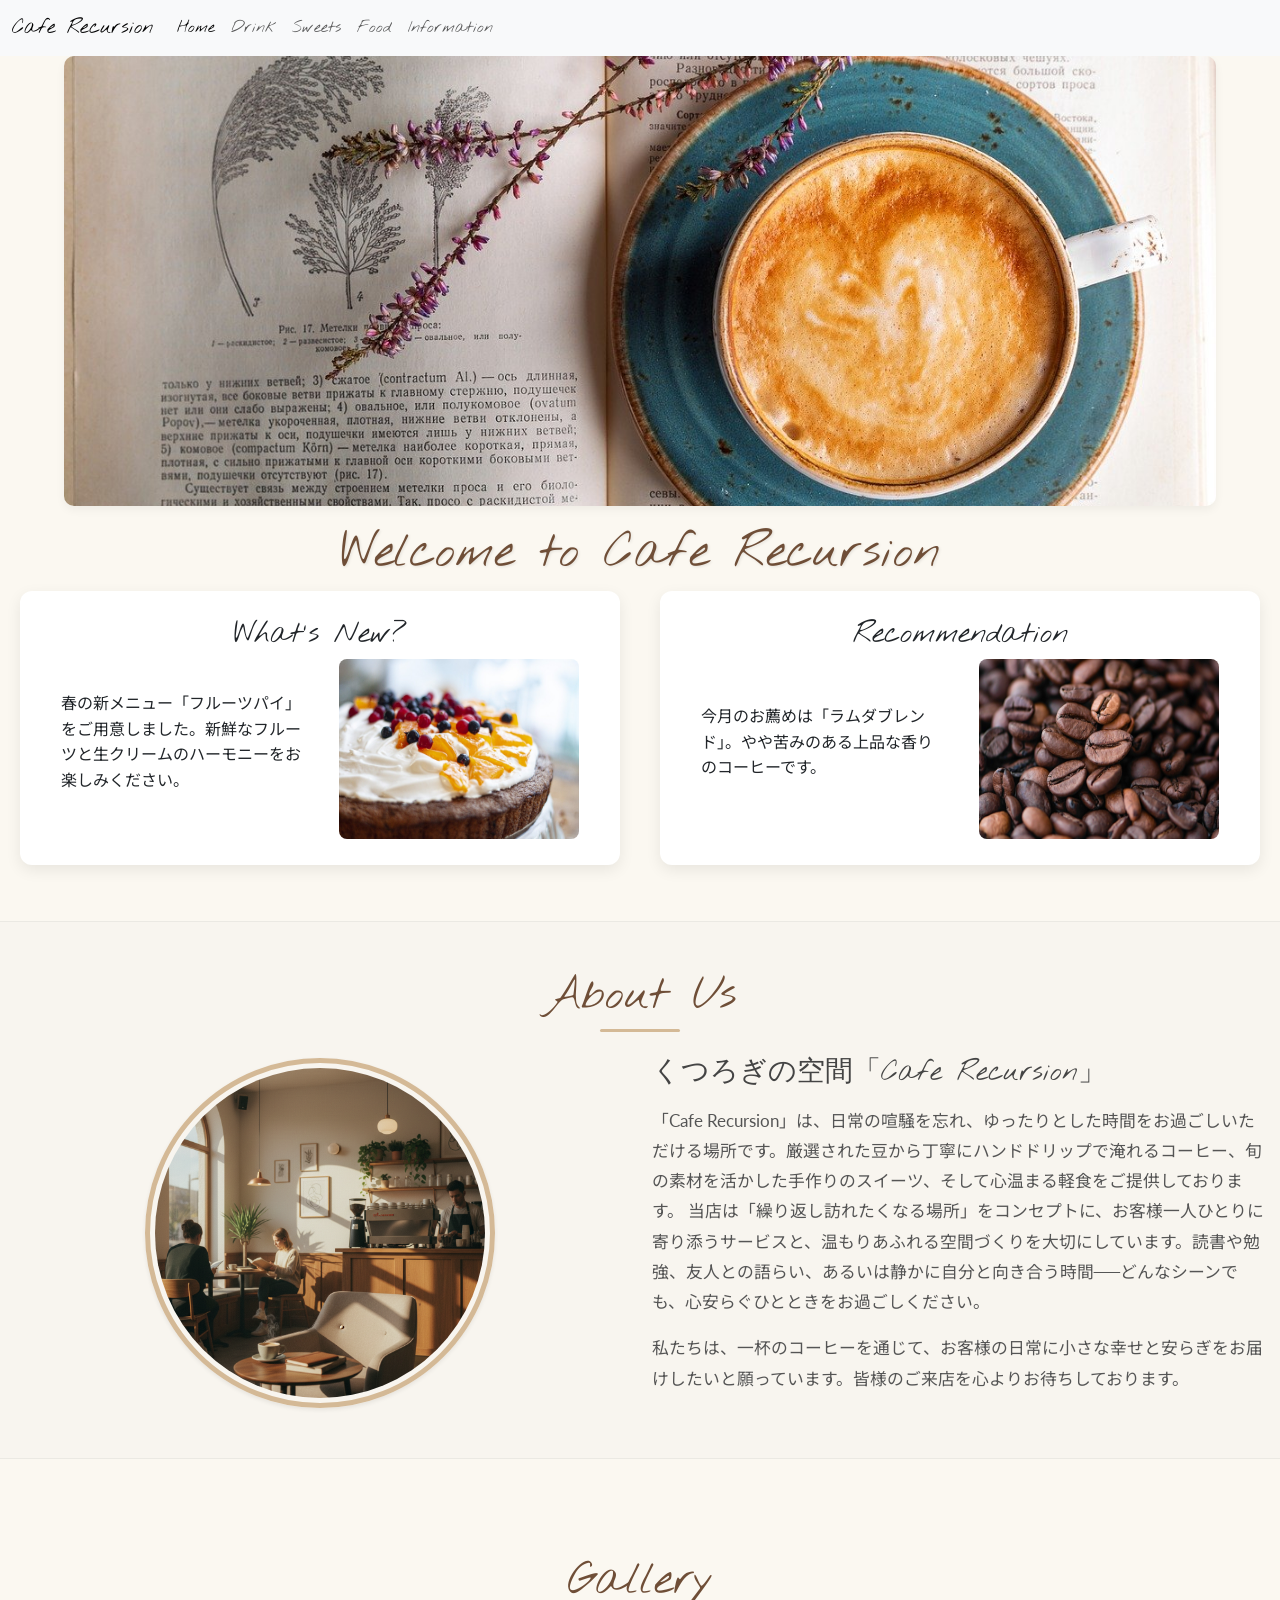
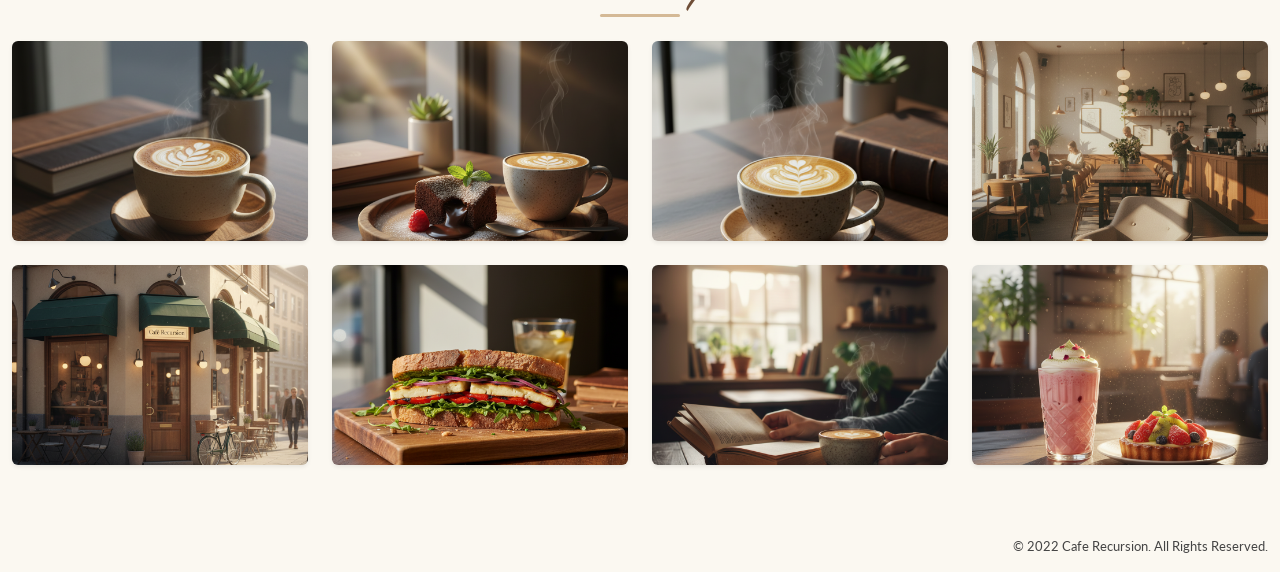
<file: index.html>
<html lang="ja">
  <head>
    <meta charset="UTF-8">
    <meta http-equiv="X-UA-Compatible" content="IE=edge">
    <meta name="viewport" content="width=device-width, initial-scale=1.0">
    <meta name="description" content="Cafe Recursionのホームページです。">
    <link rel="stylesheet" href="styles/destyle.css">
    <link href="https://cdn.jsdelivr.net/npm/bootstrap@5.0.2/dist/css/bootstrap.min.css" rel="stylesheet" integrity="sha384-EVSTQN3/azprG1Anm3QDgpJLIm9Nao0Yz1ztcQTwFspd3yD65VohhpuuCOmLASjC" crossorigin="anonymous">
    
    <link rel="preconnect" href="https://fonts.googleapis.com">
    <link rel="preconnect" href="https://fonts.gstatic.com" crossorigin="">
    <link href="https://fonts.googleapis.com/css2?family=Nothing+You+Could+Do&display=swap" rel="stylesheet">
    
    <link href="https://fonts.googleapis.com/css2?family=Lato:wght@300;400;700&display=swap" rel="stylesheet">
    
    <link href="https://fonts.googleapis.com/css2?family=Noto+Sans+JP:wght@300;400;500&display=swap" rel="stylesheet">
    
    <link rel="stylesheet" href="styles/style.css">
    
    <title>Cafe Recursion</title>
  </head>
  <body>
    <div id="top-page" class="vh-100 d-flex justify-content-start align-items-center flex-column">
      
      <nav class="navbar navbar-expand-lg navbar-light bg-light col-12">
            <div class="container-fluid">
                <a class="navbar-brand nothing-you-could-do" href="index.html">Cafe Recursion</a>
                <button class="navbar-toggler" type="button" data-bs-toggle="collapse" data-bs-target="#navbarSupportedContent" aria-controls="navbarSupportedContent" aria-expanded="false" aria-label="Toggle navigation">
                    <span class="navbar-toggler-icon"></span>
                </button>
                <div class="collapse navbar-collapse nothing-you-could-do" id="navbarSupportedContent">
                    <ul class="navbar-nav me-auto mb-2 mb-lg-0">
                    <li class="nav-item">
                        <a class="nav-link active" aria-current="page" href="index.html">Home</a>
                    </li>
                    <li class="nav-item">
                        <a class="nav-link" href="drink.html">Drink</a>
                    </li>
                    <li class="nav-item">
                        <a class="nav-link" href="sweets.html">Sweets</a>
                    </li>
                    <li class="nav-item">
                        <a class="nav-link" href="food.html">Food</a>
                    </li>
                    <li class="nav-item">
                        <a class="nav-link" href="information.html">Information</a>
                    </li>
                    </ul>
                </div>
            </div>
        </nav>
      
      <section>
        <div class="slider">
          <div class="slider__content">
            <img src="images/index_images/coffee-2151200_1280.jpg" alt="slider_image1" class="slider__img">
          </div>
          <div class="slider__content">
            <img src="images/index_images/pancakes-5989136_1280.jpg" alt="slider_image2" class="slider__img">
          </div>
          <div class="slider__content">
            <img src="images/index_images/cake-1284548_1280.jpg" alt="slider_image3" class="slider__img">
          </div>
          <div class="slider__content">
            <img src="images/index_images/apple-pie-5479993_1280.jpg" alt="slider_image4" class="slider__img">
          </div>
          <div class="slider__content">
            <img src="images/index_images/coffee-2151200_1280.jpg" alt="slider_image5" class="slider__img">
          </div>
        </div>
      </section>

      <section class="container-fluid">
        <div class="d-flex flex-wrap justify-content-center align-items-center">
          <h2 class="nothing-you-could-do welcom">Welcome to </h2>
          <h1 class="nothing-you-could-do cafe-recursion">Cafe Recursion</h1>
        </div>
        
        <div class="row">
          <div class="col-12 col-lg-6">
            <div class="card card-style">
              <div class="card-body">
                <h5 class="card-title nothing-you-could-do middle-font">
                  What's New?
                </h5>
                <div class="card-content-wrapper justify-content-around align-items-center">
                  <p class="card-content">
                    春の新メニュー「フルーツパイ」をご用意しました。新鮮なフルーツと生クリームのハーモニーをお楽しみください。
                  </p>
                  <img class="card-photo" src="images/index_images/cake-4910417_1280.jpg" alt="fruit_pie">
                </div>
              </div>
            </div>
          </div>
          
          <div class="col-12 col-lg-6">
            <div class="card card-style">
              <div class="card-body">
                <h5 class="card-title nothing-you-could-do middle-font">
                  Recommendation
                </h5>
                <div class="card-content-wrapper justify-content-around align-items-center">
                  <p class="card-content">
                    今月のお薦めは「ラムダブレンド」。やや苦みのある上品な香りのコーヒーです。
                  </p>
                  <img class="card-photo" src="images/index_images/coffee-6632524_1280.jpg" alt="lamb_blend">
                </div>
              </div>
            </div>
          </div>
        </div>
      </section>

      <section class="container-fluid about-us-section py-5">
        <h2 class="section-title text-center mb-4 nothing-you-could-do">About Us</h2>
        <div class="row align-items-center">
          <div class="col-12 col-md-6 text-center mb-4 mb-md-0">
            <img src="images/index_images/about-us-cafe.jpg" alt="Cafe Interior" class="img-fluid rounded-circle about-us-image shadow-sm">
          </div>
          <div class="col-12 col-md-6">
            <h3 class="nothing-you-could-do text-center text-md-start mb-3">くつろぎの空間「Cafe Recursion」</h3>
            <p class="text-justify">
              「Cafe Recursion」は、日常の喧騒を忘れ、ゆったりとした時間をお過ごしいただける場所です。厳選された豆から丁寧にハンドドリップで淹れるコーヒー、旬の素材を活かした手作りのスイーツ、そして心温まる軽食をご提供しております。
              当店は「繰り返し訪れたくなる場所」をコンセプトに、お客様一人ひとりに寄り添うサービスと、温もりあふれる空間づくりを大切にしています。読書や勉強、友人との語らい、あるいは静かに自分と向き合う時間──どんなシーンでも、心安らぐひとときをお過ごしください。
            </p>
            <p class="text-justify">
              私たちは、一杯のコーヒーを通じて、お客様の日常に小さな幸せと安らぎをお届けしたいと願っています。皆様のご来店を心よりお待ちしております。
            </p>
          </div>
        </div>
      </section>

      <section class="container-fluid gallery-section py-5">
        <h2 class="section-title text-center mb-4 nothing-you-could-do">Gallery</h2>
        <div class="row">
          <div class="col-6 col-md-4 col-lg-3 mb-4">
            <img src="images/index_images/gallery-coffee.jpg" alt="Gallery Coffee" class="img-fluid rounded shadow-sm gallery-item">
          </div>
          <div class="col-6 col-md-4 col-lg-3 mb-4">
            <img src="images/index_images/gallery-sweets.jpg" alt="Gallery Sweets" class="img-fluid rounded shadow-sm gallery-item">
          </div>
          <div class="col-6 col-md-4 col-lg-3 mb-4">
            <img src="images/index_images/gallery-latteart.jpg" alt="Gallery Latte Art" class="img-fluid rounded shadow-sm gallery-item">
          </div>
          <div class="col-6 col-md-4 col-lg-3 mb-4">
            <img src="images/index_images/gallery-interior.jpg" alt="Gallery Interior" class="img-fluid rounded shadow-sm gallery-item">
          </div>
          <div class="col-6 col-md-4 col-lg-3 mb-4">
            <img src="images/index_images/gallery-exterior.jpg" alt="Gallery Exterior" class="img-fluid rounded shadow-sm gallery-item">
          </div>
          <div class="col-6 col-md-4 col-lg-3 mb-4">
            <img src="images/index_images/gallery-sandwich.jpg" alt="Gallery Sandwich" class="img-fluid rounded shadow-sm gallery-item">
          </div>
          <div class="col-6 col-md-4 col-lg-3 mb-4">
            <img src="images/index_images/gallery-book.jpg" alt="Gallery Book" class="img-fluid rounded shadow-sm gallery-item">
          </div>
          <div class="col-6 col-md-4 col-lg-3 mb-4">
            <img src="images/index_images/gallery-seasonal.jpg" alt="Gallery Seasonal" class="img-fluid rounded shadow-sm gallery-item">
          </div>
        </div>
      </section>

      <footer class="container-fluid">
        <div class="d-flex justify-content-end align-items-center col-12">
          <p class="small-font">© 2022 Cafe Recursion. All Rights Reserved.</p>
        </div>
      </footer>
    </div>
    <script src="https://cdn.jsdelivr.net/npm/bootstrap@5.0.2/dist/js/bootstrap.bundle.min.js"></script>
  </body>
</html>
</file>
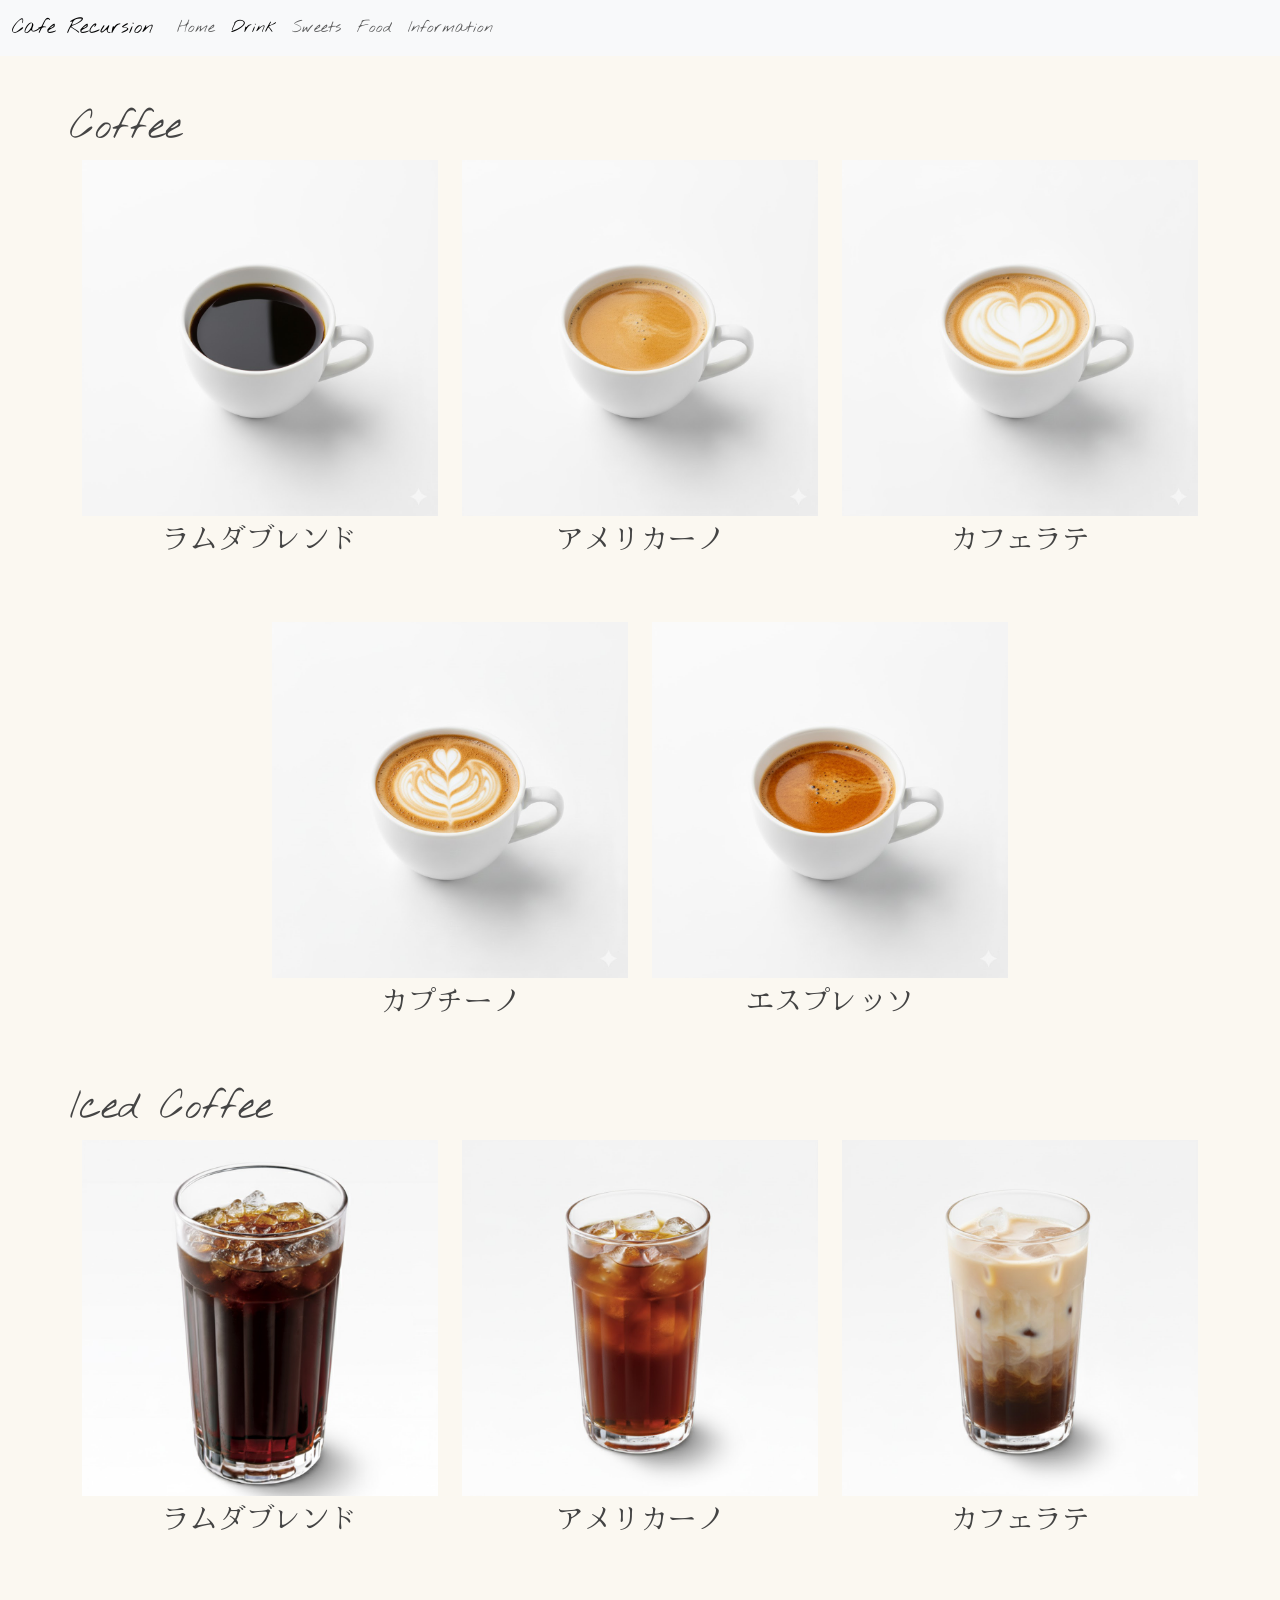
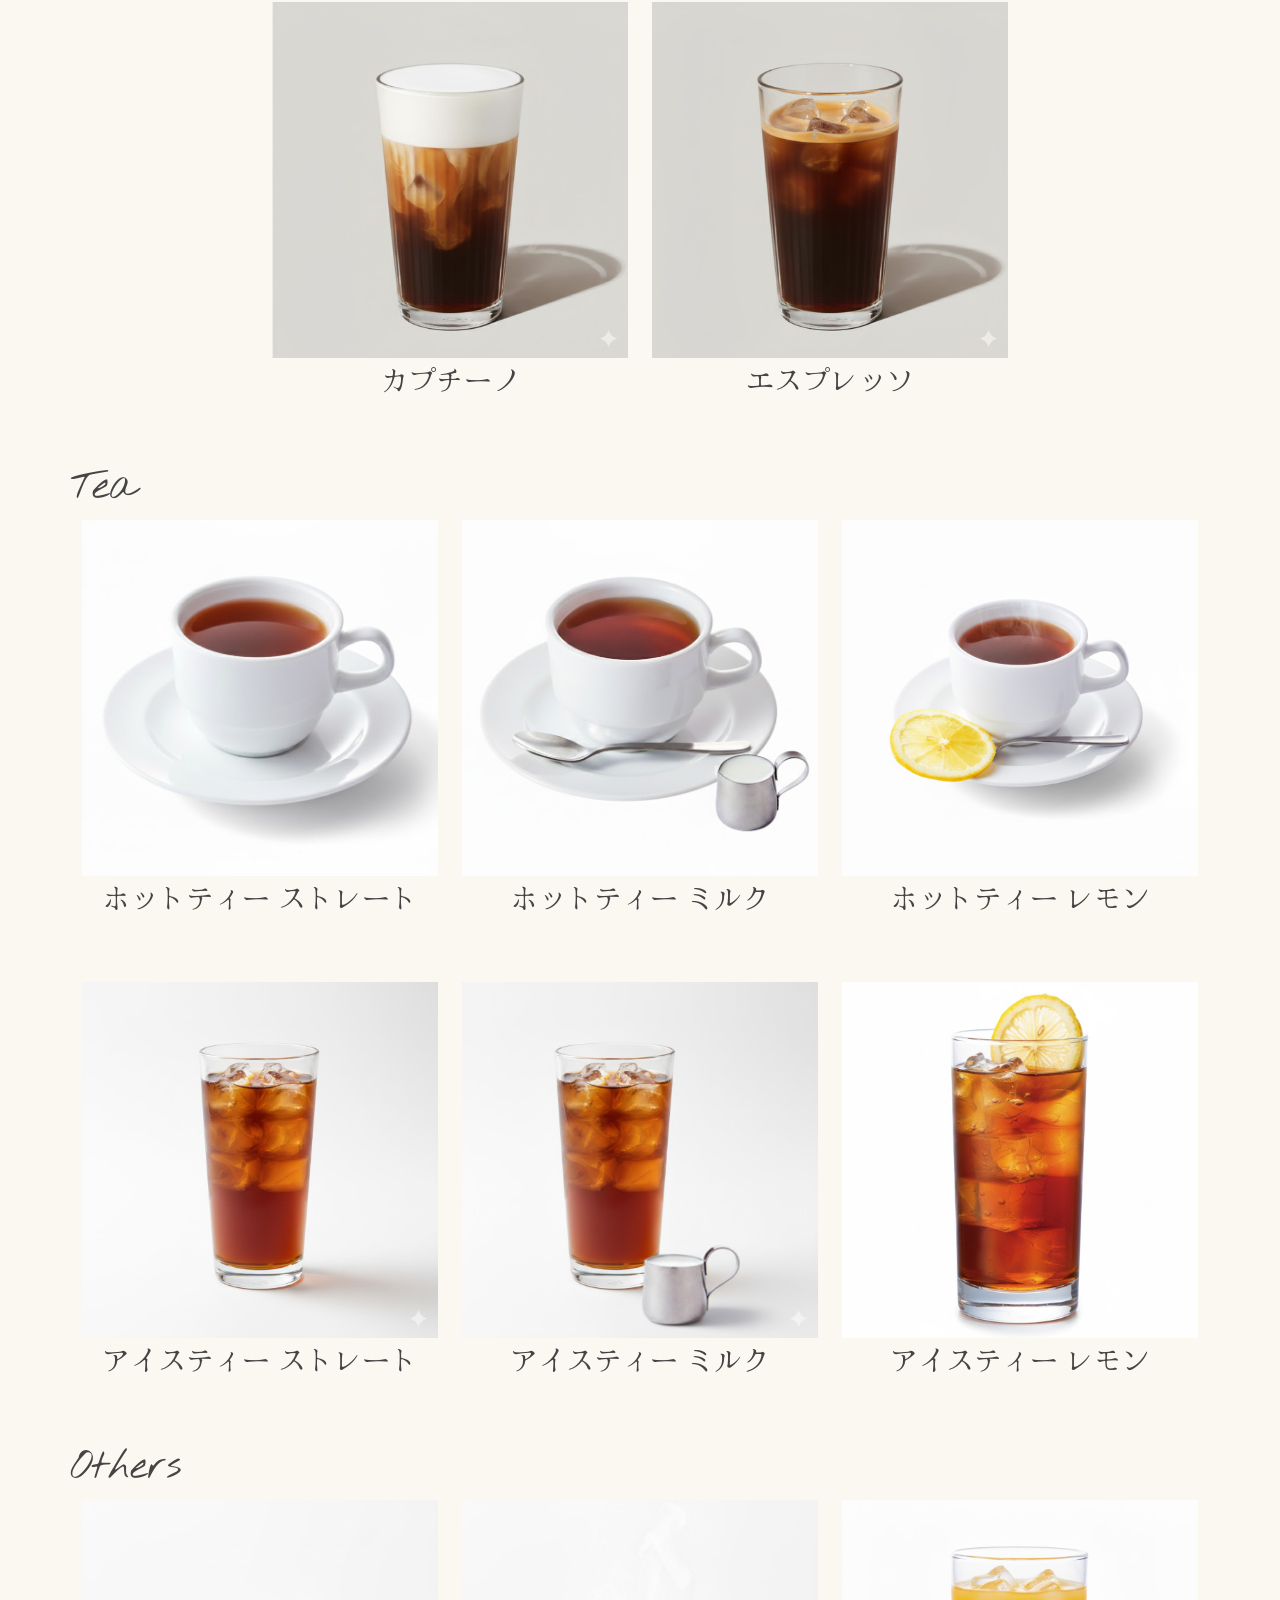
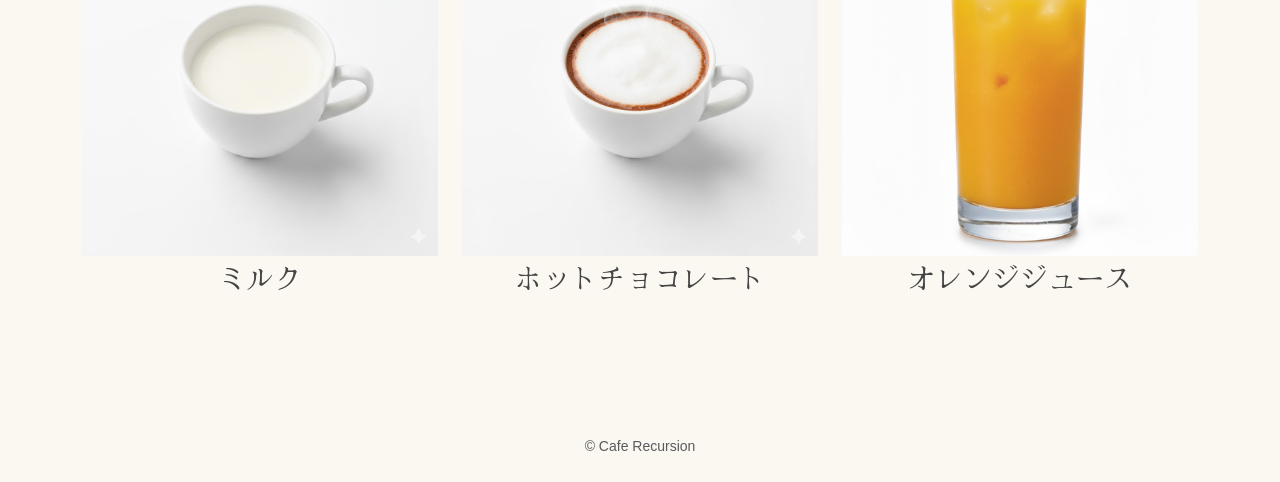
<file: drink.html>
<!DOCTYPE html>
<html lang="ja">
<head>
    <meta charset="UTF-8">
    <meta http-equiv="X-UA-Compatible" content="IE=edge">
    <meta name="viewport" content="width=device-width, initial-scale=1.0">
    <meta name="description" content="Caffe Recursionのドリンクページです。">
    <!-- Destyle CSS -->
    <link rel="stylesheet" href="styles/destyle.css">
    <!-- Bootstrap CSS -->
    <link href="https://cdn.jsdelivr.net/npm/bootstrap@5.0.2/dist/css/bootstrap.min.css" rel="stylesheet" integrity="sha384-EVSTQN3/azprG1Anm3QDgpJLIm9Nao0Yz1ztcQTwFspd3yD65VohhpuuCOmLASjC" crossorigin="anonymous">
    <link rel="stylesheet" href="styles/style.css">
    <!--Google Fonts-->
    <link rel="preconnect" href="https://fonts.googleapis.com">
    <link rel="preconnect" href="https://fonts.gstatic.com" crossorigin="">
    <link href="https://fonts.googleapis.com/css2?family=Nothing+You+Could+Do&amp;display=swap" rel="stylesheet">
    <link rel="preconnect" href="https://fonts.googleapis.com">
    <link rel="preconnect" href="https://fonts.gstatic.com" crossorigin>
    <link href="https://fonts.googleapis.com/css2?family=Hina+Mincho&display=swap" rel="stylesheet">
    <!-- Title -->
    <title>Drink | Cafe Recursion</title>
    <!-- メニュー名のフォント用 -->
    <style>
        .hina-mincho-regular {
            font-family: "Hina Mincho", serif;
            font-weight: 400;
            font-style: normal;
        }
    </style>
</head>
<body>
    <div id="drink-page" class="d-flex justify-content-start align-items-center flex-column">
        <!-- ナビゲーション -->
        <nav class="navbar navbar-expand-lg navbar-light bg-light col-12">
            <div class="container-fluid">
                <a class="navbar-brand nothing-you-could-do" href="index.html">Cafe Recursion</a>
                <button class="navbar-toggler" type="button" data-bs-toggle="collapse" data-bs-target="#navbarSupportedContent" aria-controls="navbarSupportedContent" aria-expanded="false" aria-label="Toggle navigation">
                    <span class="navbar-toggler-icon"></span>
                </button>
                <div class="collapse navbar-collapse nothing-you-could-do" id="navbarSupportedContent">
                    <ul class="navbar-nav me-auto mb-2 mb-lg-0">
                    <li class="nav-item">
                        <a class="nav-link" href="index.html">Home</a>
                    </li>
                    <li class="nav-item">
                        <a class="nav-link active" aria-current="page" href="drink.html">Drink</a>
                    </li>
                    <li class="nav-item">
                        <a class="nav-link" href="sweets.html">Sweets</a>
                    </li>
                    <li class="nav-item">
                        <a class="nav-link" href="food.html">Food</a>
                    </li>
                    <li class="nav-item">
                        <a class="nav-link" href="sweets.html">Information</a>
                    </li>
                    </ul>
                </div>
            </div>
        </nav>
        <!-- ドリンク用コンテナ -->
        <div class="py-5">
            <!-- ホットコーヒー -->
            <div>
                <h2 class="nothing-you-could-do fs-1">Coffee</h2>
                <div class="container">
                    <div class="row justify-content-center">
                        <div class="col-12 col-md-6 col-lg-4 mb-5">
                            <div>
                                <div>
                                    <img src="images/drink_images/brend_hot.jpg" alt="ラムダブレンド" class="img-fluid">
                                </div>
                                <p class="text-center fs-3 hina-mincho-regular">ラムダブレンド</p>
                            </div>
                        </div>
                        <div class="col-12 col-md-6 col-lg-4 mb-5">
                            <div>
                                <div>
                                    <img src="images/drink_images/americano_hot.jpg" alt="アメリカーノ" class="img-fluid">
                                </div>
                                <p class="text-center fs-3 hina-mincho-regular">アメリカーノ</p>
                            </div>
                        </div>
                        <div class="col-12 col-md-6 col-lg-4 mb-5">
                            <div>
                                <div>
                                    <img src="images/drink_images/latte_hot.jpg" alt="カフェラテ" class="img-fluid">
                                </div>
                                <p class="text-center fs-3 hina-mincho-regular">カフェラテ</p>
                            </div>
                        </div>
                        <div class="col-12 col-md-6 col-lg-4 mb-5">
                            <div>
                                <div>
                                    <img src="images/drink_images/cappuccino_hot.jpg" alt="カプチーノ" class="img-fluid">
                                </div>
                                <p class="text-center fs-3 hina-mincho-regular">カプチーノ</p>
                            </div>
                        </div>
                        <div class="col-12 col-md-6 col-lg-4 mb-5">
                            <div>
                                <div>
                                    <img src="images/drink_images/espresso.jpg" alt="エスプレッソ" class="img-fluid">
                                </div>
                                <p class="text-center fs-3 hina-mincho-regular">エスプレッソ</p>
                            </div>
                        </div>
                    </div>
                </div>
            </div>
            <!-- アイスコーヒー -->
            <div>
                <h2 class="nothing-you-could-do fs-1">Iced Coffee</h2>
                <div class="container">
                    <div class="row justify-content-center">
                        <div class="col-12 col-md-6 col-lg-4 mb-5">
                            <div>
                                <div>
                                    <img src="images/drink_images/brend_cold.jpg" alt="ラムダブレンド" class="img-fluid">
                                </div>
                                <p class="text-center fs-3 hina-mincho-regular">ラムダブレンド</p>
                            </div>
                        </div>
                        <div class="col-12 col-md-6 col-lg-4 mb-5">
                            <div>
                                <div>
                                    <img src="images/drink_images/americano_cold.jpg" alt="アメリカーノ" class="img-fluid">
                                </div>
                                <p class="text-center fs-3 hina-mincho-regular">アメリカーノ</p>
                            </div>
                        </div>
                        <div class="col-12 col-md-6 col-lg-4 mb-5">
                            <div>
                                <div>
                                    <img src="images/drink_images/latte_cold.jpg" alt="カフェラテ" class="img-fluid">
                                </div>
                                <p class="text-center fs-3 hina-mincho-regular">カフェラテ</p>
                            </div>
                        </div>
                        <div class="col-12 col-md-6 col-lg-4 mb-5">
                            <div>
                                <div>
                                    <img src="images/drink_images/cappuccino_cold.jpg" alt="カプチーノ" class="img-fluid">
                                </div>
                                <p class="text-center fs-3 hina-mincho-regular">カプチーノ</p>
                            </div>
                        </div>
                        <div class="col-12 col-md-6 col-lg-4 mb-5">
                            <div>
                                <div>
                                    <img src="images/drink_images/espresso_cold.jpg" alt="エスプレッソ" class="img-fluid">
                                </div>
                                <p class="text-center fs-3 hina-mincho-regular">エスプレッソ</p>
                            </div>
                        </div>
                    </div>
                </div>
            </div>
            <!-- 紅茶 -->
            <div>
                <h2 class="nothing-you-could-do fs-1">Tea</h2>
                <div class="container">
                    <div class="row justify-content-center">
                        <div class="col-12 col-md-6 col-lg-4 mb-5">
                            <div>
                                <div>
                                    <img src="images/drink_images/tea_hot.jpg" alt="ホットティー ストレート" class="img-fluid">
                                </div>
                                <p class="text-center fs-3 hina-mincho-regular">ホットティー ストレート</p>
                            </div>
                        </div>
                        <div class="col-12 col-md-6 col-lg-4 mb-5">
                            <div>
                                <div>
                                    <img src="images/drink_images/milk_tea_hot.jpg" alt="ホットティー ミルク" class="img-fluid">
                                </div>
                                <p class="text-center fs-3 hina-mincho-regular">ホットティー ミルク</p>
                            </div>
                        </div>
                        <div class="col-12 col-md-6 col-lg-4 mb-5">
                            <div>
                                <div>
                                    <img src="images/drink_images/lemon_tea_hot.jpg" alt="ホットティー レモン" class="img-fluid">
                                </div>
                                <p class="text-center fs-3 hina-mincho-regular">ホットティー レモン</p>
                            </div>
                        </div>
                        <div class="col-12 col-md-6 col-lg-4 mb-5">
                            <div>
                                <div>
                                    <img src="images/drink_images/tea_cold.jpg" alt="アイスティー ストレート" class="img-fluid">
                                </div>
                                <p class="text-center fs-3 hina-mincho-regular">アイスティー ストレート</p>
                            </div>
                        </div>
                        <div class="col-12 col-md-6 col-lg-4 mb-5">
                            <div>
                                <div>
                                    <img src="images/drink_images/milk_tea_cold.jpg" alt="アイスティー ミルク" class="img-fluid">
                                </div>
                                <p class="text-center fs-3 hina-mincho-regular">アイスティー ミルク</p>
                            </div>
                        </div>
                        <div class="col-12 col-md-6 col-lg-4 mb-5">
                            <div>
                                <div>
                                    <img src="images/drink_images/lemon_team_cold.jpg" alt="アイスティー レモン" class="img-fluid">
                                </div>
                                <p class="text-center fs-3 hina-mincho-regular">アイスティー レモン</p>
                            </div>
                        </div>
                    </div>
                </div>
            </div>
            <!-- その他 -->
            <div>
                <h2 class="nothing-you-could-do fs-1">Others</h2>
                <div class="container">
                    <div class="row justify-content-center">
                        <div class="col-12 col-md-6 col-lg-4 mb-5">
                            <div>
                                <div>
                                    <img src="images/drink_images/milk.jpg" alt="ミルク" class="img-fluid">
                                </div>
                                <p class="text-center fs-3 hina-mincho-regular">ミルク</p>
                            </div>
                        </div>
                        <div class="col-12 col-md-6 col-lg-4 mb-5">
                            <div>
                                <div>
                                    <img src="images/drink_images/hot_chocolate.jpg" alt="ホットチョコレート" class="img-fluid">
                                </div>
                                <p class="text-center fs-3 hina-mincho-regular">ホットチョコレート</p>
                            </div>
                        </div>
                        <div class="col-12 col-md-6 col-lg-4 mb-5">
                            <div>
                                <div>
                                    <img src="images/drink_images/orange_juice.jpg" alt="オレンジジュース" class="img-fluid">
                                </div>
                                <p class="text-center fs-3 hina-mincho-regular">オレンジジュース</p>
                            </div>
                        </div>
                    </div>
                </div>
            </div>
        </div>
    </div>

    <!--Fotter-->
    <footer class="py-4 text-center text-muted">
        <small>&copy; Cafe Recursion</small>
    </footer>

    <!-- Bootstrap JS -->
    <script src="https://cdn.jsdelivr.net/npm/bootstrap@5.0.2/dist/js/bootstrap.bundle.min.js"></script>
</body>
</html>
</file>
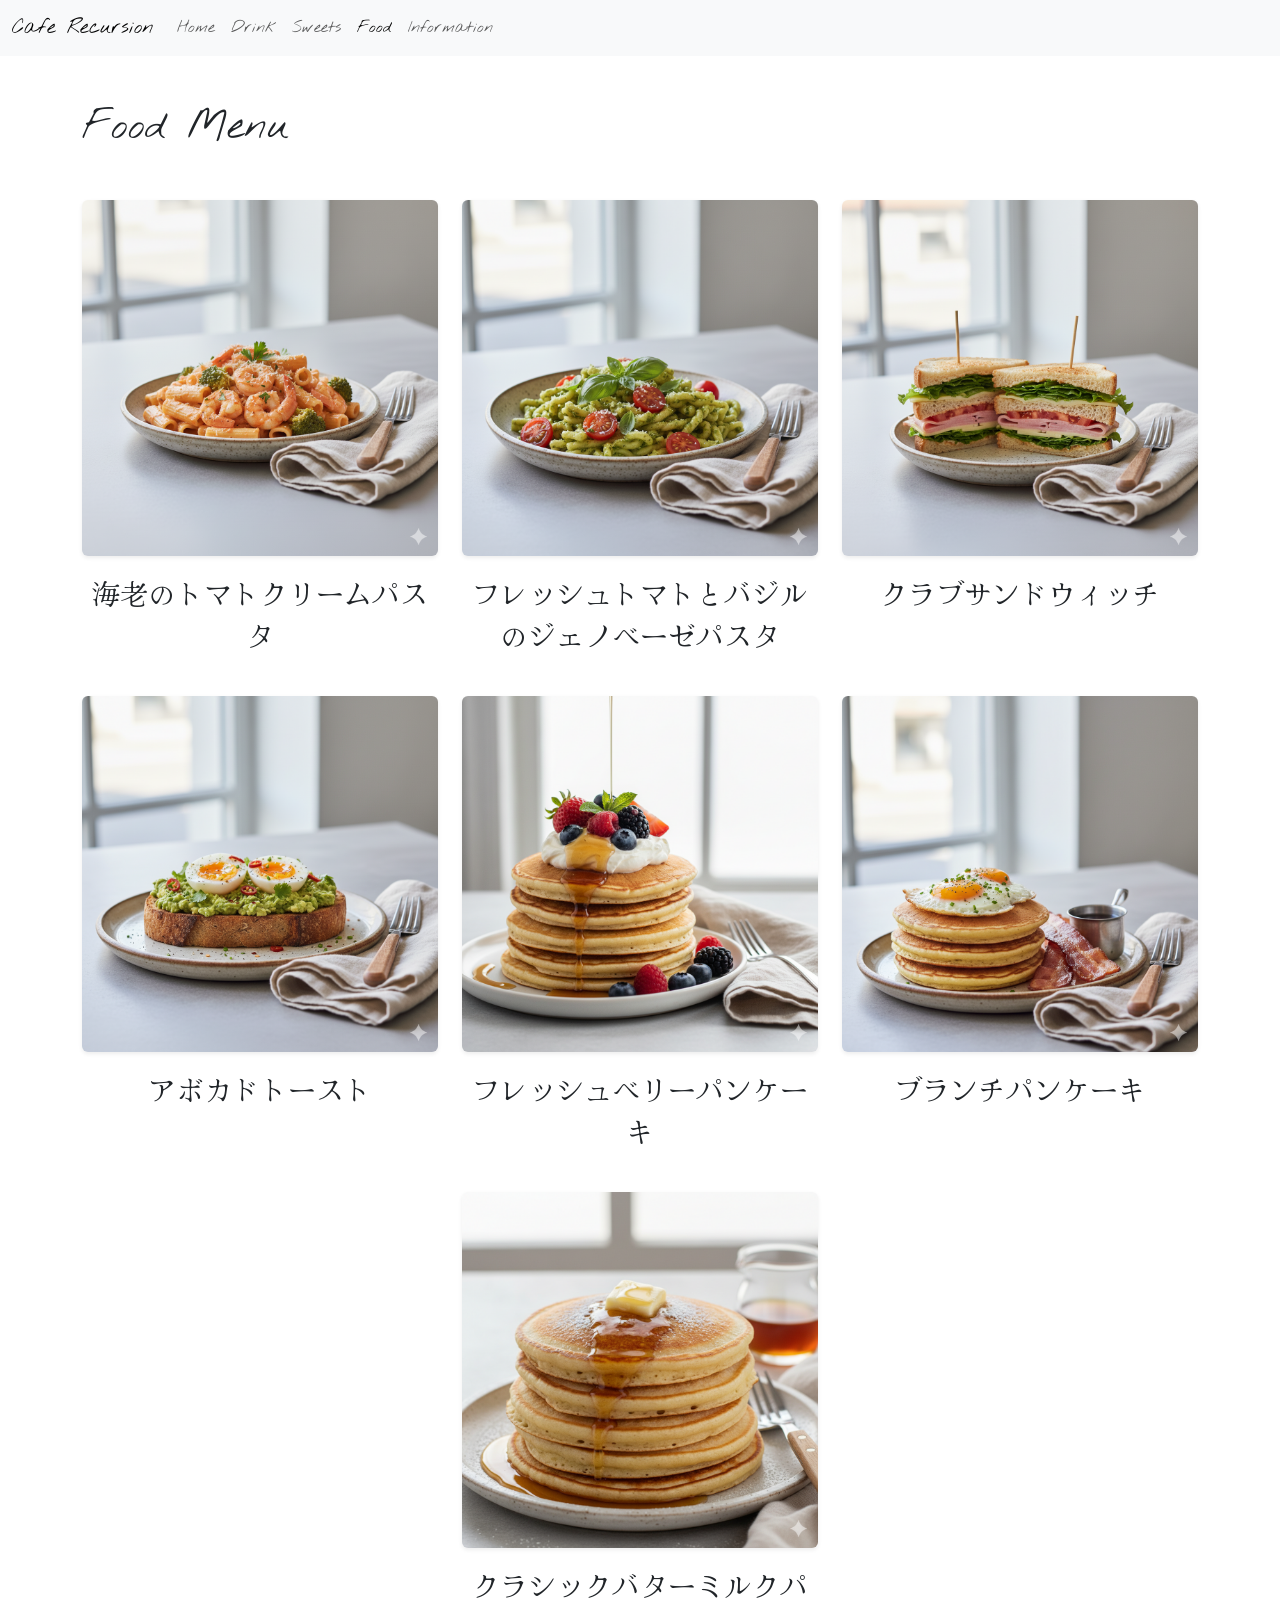
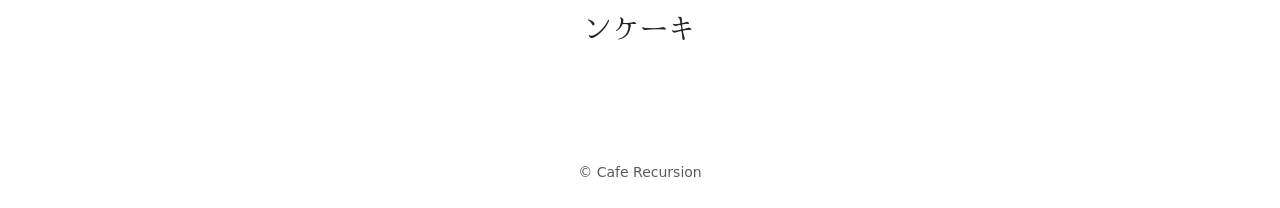
<file: food.html>
<!DOCTYPE html>
<html lang="ja">
<head>
  <meta charset="UTF-8">
  <meta http-equiv="X-UA-Compatible" content="IE=edge">
  <meta name="viewport" content="width=device-width, initial-scale=1.0">
  <meta name="description" content="Cafe Recursionのフードページです。">
  <!--Reset/Project styles-->
  <link rel="stylesheet" href="styles/destyle.css">
  <link rel="stylesheet" href="styles/style.css">
  <!--Bootstrap-->
  <link href="https://cdn.jsdelivr.net/npm/bootstrap@5.0.2/dist/css/bootstrap.min.css" rel="stylesheet">
  <!--Google Fonts-->
  <link href="https://fonts.googleapis.com/css2?family=Nothing+You+Could+Do&family=Hina+Mincho&display=swap" rel="stylesheet">
  <title>Food | Cafe Recursion</title>
  <style>
    .nothing-you-could-do {
      font-family: "Nothing You Could Do", cursive;
    }
    .hina-mincho-regular {
      font-family: "Hina Mincho", serif;
      font-weight: 400;
      font-style: normal;
    }
  </style>
</head>

<body>
  <!--ナビゲーション-->
  <nav class="navbar navbar-expand-lg navbar-light bg-light">
    <div class="container-fluid">
      <a class="navbar-brand nothing-you-could-do" href="index.html">Cafe Recursion</a>
      <button class="navbar-toggler" type="button" data-bs-toggle="collapse" data-bs-target="#navbarSupportedContent"
        aria-controls="navbarSupportedContent" aria-expanded="false" aria-label="Toggle navigation">
        <span class="navbar-toggler-icon"></span>
      </button>
      <div class="collapse navbar-collapse nothing-you-could-do" id="navbarSupportedContent">
        <ul class="navbar-nav me-auto mb-2 mb-lg-0">
          <li class="nav-item">
            <a class="nav-link" href="index.html">Home</a>
          </li>
          <li class="nav-item">
            <a class="nav-link" href="drink.html">Drink</a>
          </li>
          <li class="nav-item">
            <a class="nav-link" href="sweets.html">Sweets</a>
          </li>
          <li class="nav-item">
            <a class="nav-link active" aria-current="page" href="food.html">Food</a>
          </li>
          <li class="nav-item">
            <a class="nav-link" href="information.html">Information</a>
          </li>
        </ul>
      </div>
    </div>
  </nav>

  <!--Food Menu-->
  <div class="container py-5">
    <h1 class="nothing-you-could-do fs-1 mb-5 text-syart">Food Menu</h1>
    <div class="row justify-content-center">

      <!--Pasta-->
      <div class="col-12 col-md-6 col-lg-4 mb-4">
        <img src="images/food_images/Shrimp and Tomato Cream Pasta.png" alt="Shrimp and Tomato Cream Pasta" class="img-fluid rounded shadow-sm">
        <p class="text-center fs-3 hina-mincho-regular mt-3">海老のトマトクリームパスタ</p>
      </div>
      <div class="col-12 col-md-6 col-lg-4 mb-4">
        <img src="images/food_images/Pesto Pasta with Fresh Tomato and Basil.png" alt="Pesto Pasta with Fresh Tomato and Basil" class="img-fluid rounded shadow-sm">
        <p class="text-center fs-3 hina-mincho-regular mt-3">フレッシュトマトとバジルのジェノベーゼパスタ</p>
      </div>

      <!--Sand/Toast-->
      <div class="col-12 col-md-6 col-lg-4 mb-4">
        <img src="images/food_images/Club Sandwich.png" alt="Club Sandwich" class="img-fluid rounded shadow-sm">
        <p class="text-center fs-3 hina-mincho-regular mt-3">クラブサンドウィッチ</p>
      </div>
      <div class="col-12 col-md-6 col-lg-4 mb-4">
        <img src="images/food_images/Avocado Toast.png" alt="Avocado Toast" class="img-fluid rounded shadow-sm">
        <p class="text-center fs-3 hina-mincho-regular mt-3">アボカドトースト</p>
      </div>

      <!--Pancakes-->
      <div class="col-12 col-md-6 col-lg-4 mb-4">
        <img src="images/food_images/Fresh Berry Pancakes.png" alt="Fresh Berry Pancakes" class="img-fluid rounded shadow-sm">
        <p class="text-center fs-3 hina-mincho-regular mt-3">フレッシュベリーパンケーキ</p>
      </div>
      <div class="col-12 col-md-6 col-lg-4 mb-4">
        <img src="images/food_images/Brunch Pancakes.png" alt="Brunch Pancakes" class="img-fluid rounded shadow-sm">
        <p class="text-center fs-3 hina-mincho-regular mt-3">ブランチパンケーキ</p>
      </div>

      <div class="col-12 col-md-6 col-lg-4 mb-4">
        <img src="images/food_images/Classic Buttermilk Pancakes.png" alt="Classic Buttermilk Pancakes" class="img-fluid rounded shadow-sm">
        <p class="text-center fs-3 hina-mincho-regular mt-3">クラシックバターミルクパンケーキ</p>
      </div>
    </div>
  </div>

  <!--Fotter-->
  <footer class="py-4 text-center text-muted">
    <small>&copy; Cafe Recursion</small>
  </footer>

  <!-- Bootstrap JS -->
  <script src="https://cdn.jsdelivr.net/npm/bootstrap@5.0.2/dist/js/bootstrap.bundle.min.js"></script>
</body>
</html>
</file>
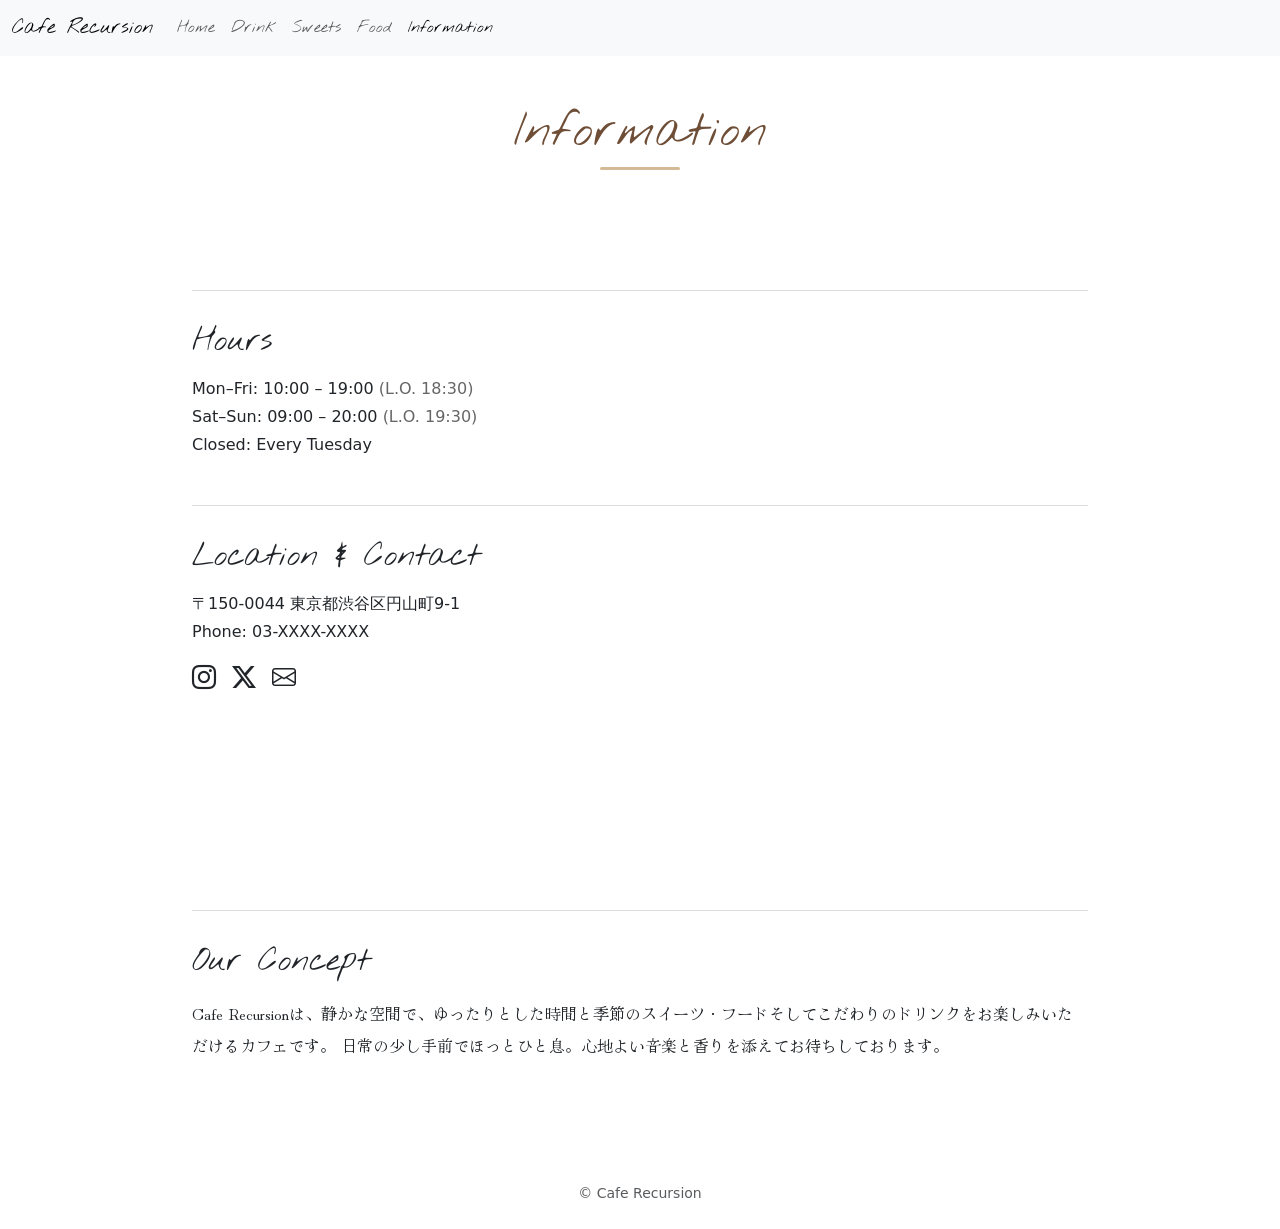
<file: information.html>
<!DOCTYPE html>
<html lang="ja">
<head>
  <meta charset="UTF-8">
  <meta http-equiv="X-UA-Compatible" content="IE=edge">
  <meta name="viewport" content="width=device-width, initial-scale=1.0">
  <meta name="description" content="Cafe Recursion のインフォメーションページです。">
  <!--Reset/Project styles-->
  <link rel="stylesheet" href="styles/destyle.css">
  <link rel="stylesheet" href="styles/style.css">
  <!--Bootstrap-->
  <link href="https://cdn.jsdelivr.net/npm/bootstrap@5.0.2/dist/css/bootstrap.min.css" rel="stylesheet">
  <!--Google Fonts-->
  <link href="https://fonts.googleapis.com/css2?family=Nothing+You+Could+Do&family=Hina+Mincho&display=swap" rel="stylesheet">
  <!--Bootstrap Icons-->
  <link href="https://cdn.jsdelivr.net/npm/bootstrap-icons@1.11.3/font/bootstrap-icons.css" rel="stylesheet">
  <title>Information | Cafe Recursion</title>
  <style>
    .nothing-you-could-do { font-family: "Nothing You Could Do", cursive; }
    .hina-mincho-regular { font-family: "Hina Mincho", serif; }
    .section-title { font-size: clamp(28px, 4vw, 48px); }
    .divider { border-top: 1px solid #ddd; margin: 32px 0; }
    .info-label { font-weight: 600; }
    .muted { color:#666; }
  </style>
</head>
<body>
  <!--ナビゲーション-->
  <nav class="navbar navbar-expand-lg navbar-light bg-light">
  <div class="container-fluid">
    <a class="navbar-brand nothing-you-could-do" href="index.html">Cafe Recursion</a>
    <button class="navbar-toggler" type="button" data-bs-toggle="collapse" data-bs-target="#navbarSupportedContent"
      aria-controls="navbarSupportedContent" aria-expanded="false" aria-label="Toggle navigation">
      <span class="navbar-toggler-icon"></span>
    </button>
    <div class="collapse navbar-collapse nothing-you-could-do" id="navbarSupportedContent">
      <ul class="navbar-nav me-auto mb-2 mb-lg-0">
        <li class="nav-item">
          <a class="nav-link" href="index.html">Home</a>
        </li>
        <li class="nav-item">
          <a class="nav-link" href="drink.html">Drink</a>
        </li>
        <li class="nav-item">
          <a class="nav-link" href="sweets.html">Sweets</a>
        </li>
        <li class="nav-item">
          <a class="nav-link" href="food.html">Food</a>
        </li>
        <li class="nav-item">
          <a class="nav-link active" aria-current="page" href="information.html">Information</a>
        </li>
      </ul>
    </div>
  </div>
</nav>

  <!--見出し-->
  <header class="container py-5 text-center">
    <h1 class="nothing-you-could-do section-title">Information</h1>
  </header>

  <main class="container pb-5" style="max-width: 920px;">
    <!--Hours-->
    <section class="mb-5">
      <div class="divider"></div>
      <h2 class="nothing-you-could-do fs-2 mb-3">Hours</h2>
      <p class="mb-1">Mon–Fri: 10:00 – 19:00 <span class="muted">(L.O. 18:30)</span></p>
      <p class="mb-1">Sat–Sun: 09:00 – 20:00 <span class="muted">(L.O. 19:30)</span></p>
      <p class="mb-0">Closed: Every Tuesday</p>
    </section>

    <!--Location & Contact-->
    <section class="mb-5">
      <div class="divider"></div>
      <h2 class="nothing-you-could-do fs-2 mb-3">Location &amp; Contact</h2>

      <div class="row g-4 align-items-start">
        <div class="col-12 col-md-7">
          <p class="mb-1">〒150-0044 東京都渋谷区円山町9-1</p>
          <p class="mb-3">Phone: 03-XXXX-XXXX</p>
          <div class="d-flex gap-3">
            <a class="text-dark" aria-label="Instagram" href="#"><i class="bi bi-instagram fs-4"></i></a>
            <a class="text-dark" aria-label="Twitter/X" href="#"><i class="bi bi-twitter-x fs-4"></i></a>
            <a class="text-dark" aria-label="Email" href="mailto:info@example.com"><i class="bi bi-envelope fs-4"></i></a>
          </div>
        </div>
        <div class="col-12 col-md-5">
          <!--Googleマップ埋め込み-->
          <div class="ratio ratio-4x3">
            <iframe
              src="https://www.google.com/maps?q=Shibuya%20Tokyo&output=embed"
              loading="lazy" referrerpolicy="no-referrer-when-downgrade" style="border:0;">
            </iframe>
          </div>
        </div>
      </div>
    </section>

    <!--Our Concept-->
    <section class="mb-5">
      <div class="divider"></div>
      <h2 class="nothing-you-could-do fs-2 mb-3">Our Concept</h2>
      <p class="hina-mincho-regular lh-lg">
        Cafe Recursionは、静かな空間で、ゆったりとした時間と季節のスイーツ・フードそしてこだわりのドリンクをお楽しみいただけるカフェです。
        日常の少し手前でほっとひと息。心地よい音楽と香りを添えてお待ちしております。
      </p>
    </section>
  </main>

  <footer class="py-4 text-center text-muted">
    <small>&copy; Cafe Recursion</small>
  </footer>

  <script src="https://cdn.jsdelivr.net/npm/bootstrap@5.0.2/dist/js/bootstrap.bundle.min.js"></script>
</body>
</html>
</file>
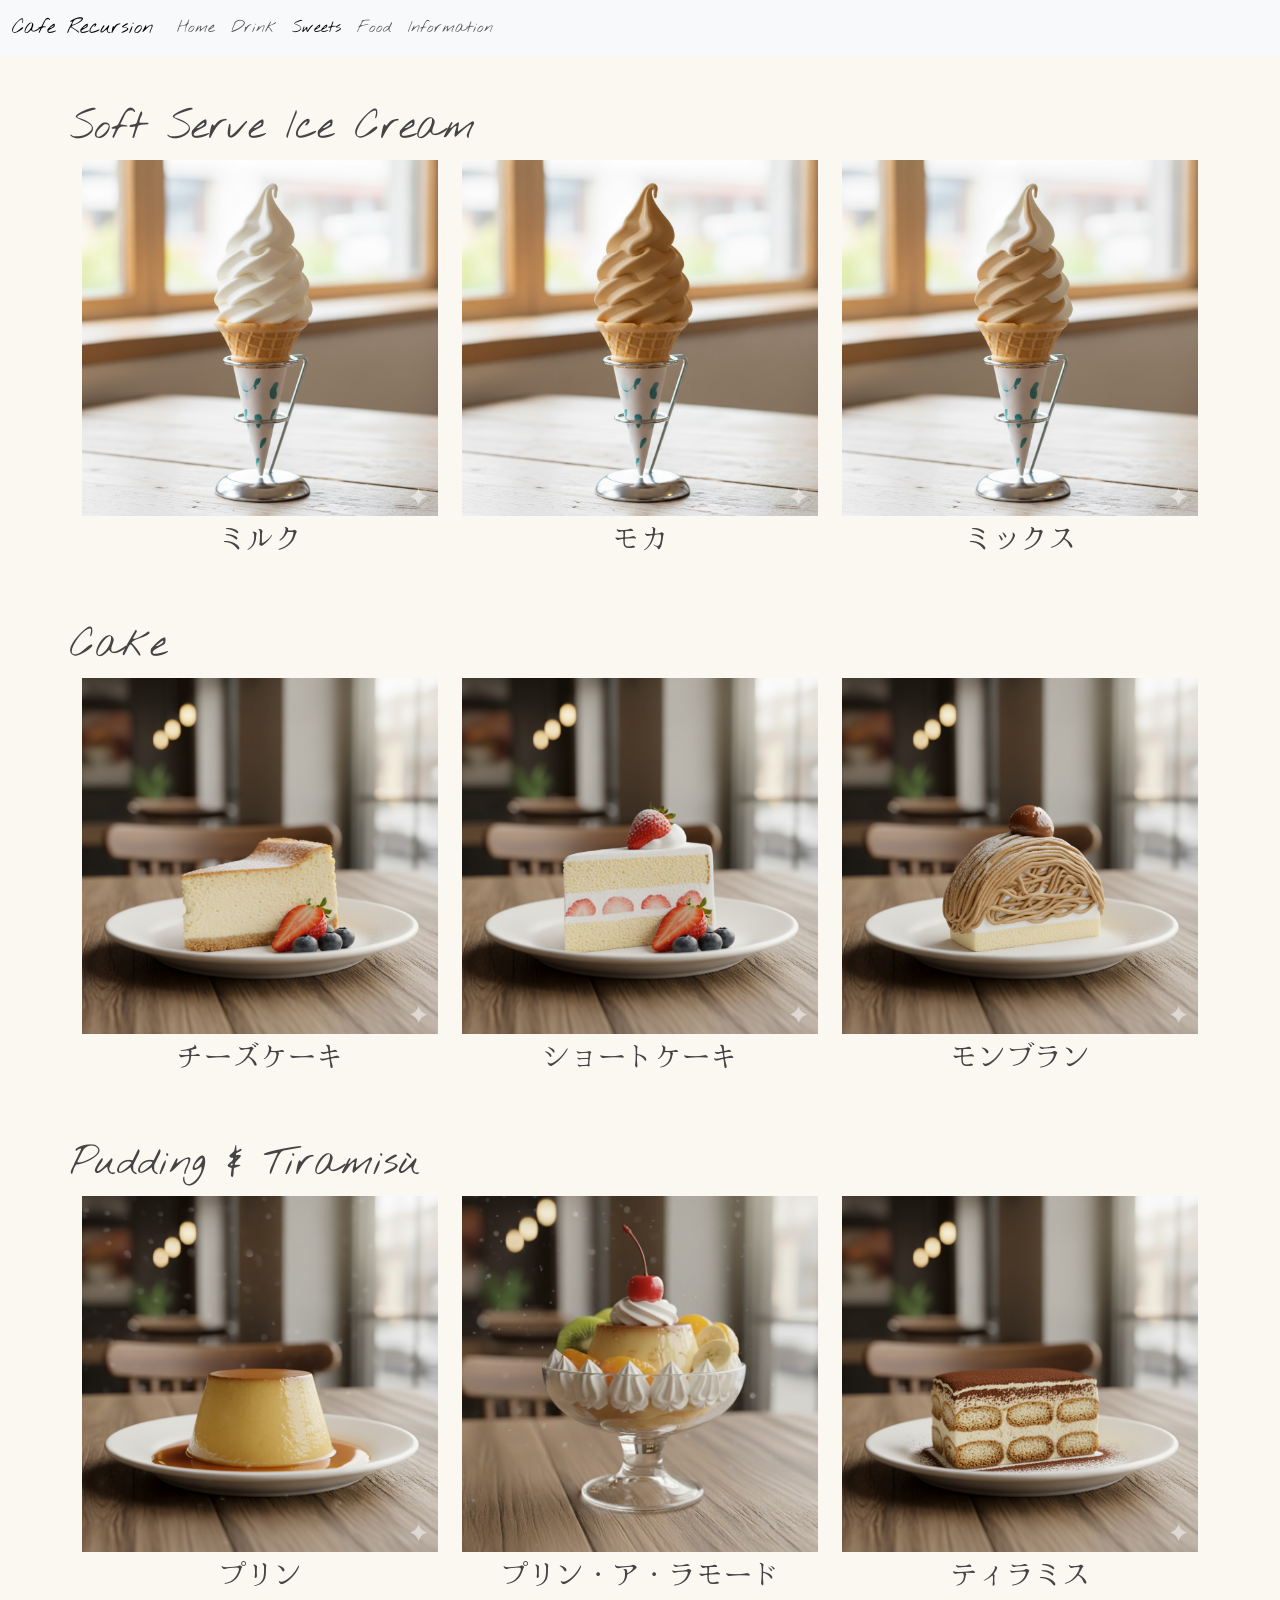
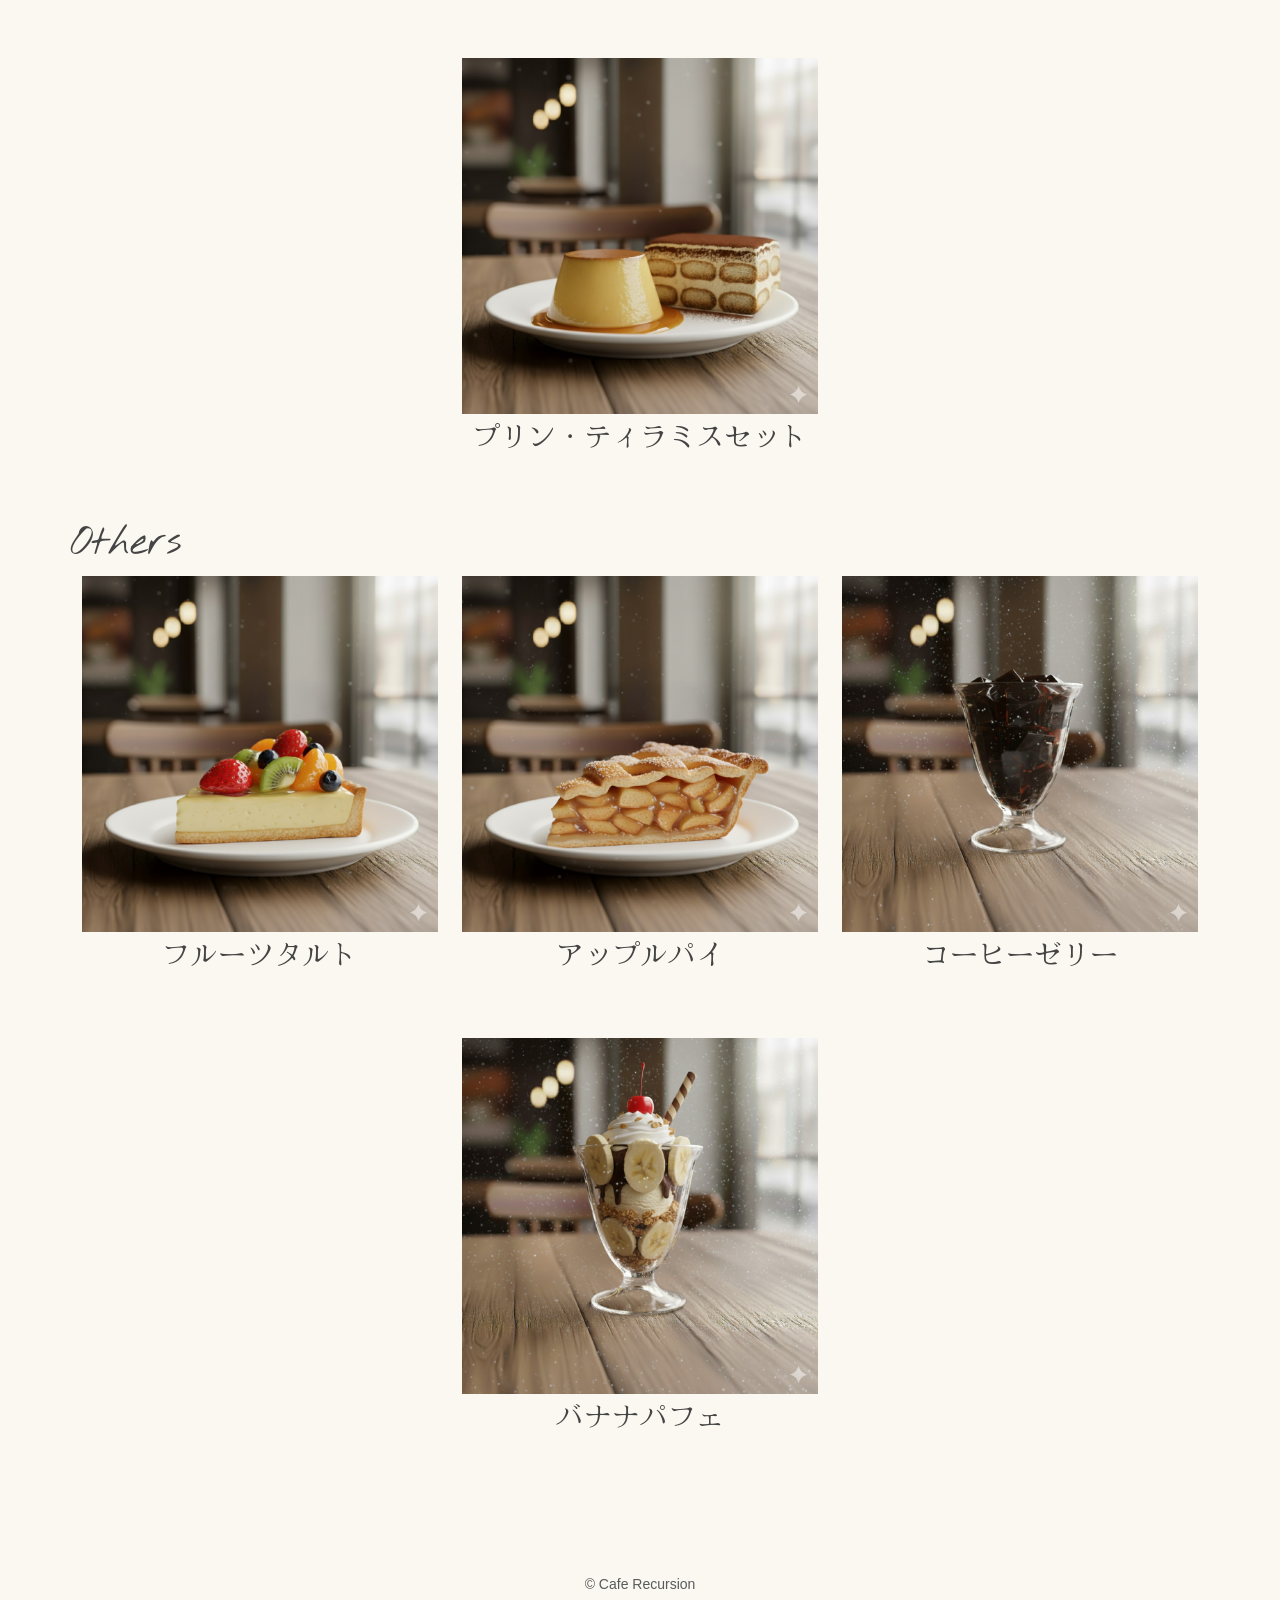
<file: sweets.html>
<!DOCTYPE html>
<html lang="ja">
<head>
    <meta charset="UTF-8">
    <meta http-equiv="X-UA-Compatible" content="IE=edge">
    <meta name="viewport" content="width=device-width, initial-scale=1.0">
    <meta name="description" content="Caffe Recursionのスイーツページです。">
    <!-- Destyle CSS -->
    <link rel="stylesheet" href="styles/destyle.css">
    <!-- Bootstrap CSS -->
    <link href="https://cdn.jsdelivr.net/npm/bootstrap@5.0.2/dist/css/bootstrap.min.css" rel="stylesheet" integrity="sha384-EVSTQN3/azprG1Anm3QDgpJLIm9Nao0Yz1ztcQTwFspd3yD65VohhpuuCOmLASjC" crossorigin="anonymous">
    <link rel="stylesheet" href="styles/style.css">
    <!--Google Fonts-->
    <link rel="preconnect" href="https://fonts.googleapis.com">
    <link rel="preconnect" href="https://fonts.gstatic.com" crossorigin="">
    <link href="https://fonts.googleapis.com/css2?family=Nothing+You+Could+Do&amp;display=swap" rel="stylesheet">
    <link rel="preconnect" href="https://fonts.googleapis.com">
    <link rel="preconnect" href="https://fonts.gstatic.com" crossorigin>
    <link href="https://fonts.googleapis.com/css2?family=Hina+Mincho&display=swap" rel="stylesheet">
    <!-- Title -->
    <title>Sweets | Cafe Recursion</title>
    <!-- メニュー名のフォント用 -->
    <style>
        .hina-mincho-regular {
            font-family: "Hina Mincho", serif;
            font-weight: 400;
            font-style: normal;
        }
    </style>
</head>
<body>
    <div id="drink-page" class="d-flex justify-content-start align-items-center flex-column">
        <!-- ナビゲーション -->
        <nav class="navbar navbar-expand-lg navbar-light bg-light col-12">
            <div class="container-fluid">
                <a class="navbar-brand nothing-you-could-do" href="index.html">Cafe Recursion</a>
                <button class="navbar-toggler" type="button" data-bs-toggle="collapse" data-bs-target="#navbarSupportedContent" aria-controls="navbarSupportedContent" aria-expanded="false" aria-label="Toggle navigation">
                    <span class="navbar-toggler-icon"></span>
                </button>
                <div class="collapse navbar-collapse nothing-you-could-do" id="navbarSupportedContent">
                    <ul class="navbar-nav me-auto mb-2 mb-lg-0">
                    <li class="nav-item">
                        <a class="nav-link" href="index.html">Home</a>
                    </li>
                    <li class="nav-item">
                        <a class="nav-link" href="drink.html">Drink</a>
                    </li>
                    <li class="nav-item">
                        <a class="nav-link active" aria-current="page" href="sweets.html">Sweets</a>
                    </li>
                    <li class="nav-item">
                        <a class="nav-link" href="food.html">Food</a>
                    </li>
                    <li class="nav-item">
                        <a class="nav-link" href="information.html">Information</a>
                    </li>
                    </ul>
                </div>
            </div>
        </nav>
        <!-- スイーツ用コンテナ -->
        <div class="py-5">
            <!-- ソフトクリーム -->
            <div>
                <h2 class="nothing-you-could-do fs-1">Soft Serve Ice Cream</h2>
                <div class="container">
                    <div class="row justify-content-center">
                        <div class="col-12 col-md-6 col-lg-4 mb-5">
                            <div>
                                <div>
                                    <img src="images/sweets_images/milk_softcream.jpg" alt="ミルク" class="img-fluid">
                                </div>
                                <p class="text-center fs-3 hina-mincho-regular">ミルク</p>
                            </div>
                        </div>
                        <div class="col-12 col-md-6 col-lg-4 mb-5">
                            <div>
                                <div>
                                    <img src="images/sweets_images/mocha_softcream.jpg" alt="モカ" class="img-fluid">
                                </div>
                                <p class="text-center fs-3 hina-mincho-regular" class="img-fluid">モカ</p>
                            </div>
                        </div>
                        <div class="col-12 col-md-6 col-lg-4 mb-5">
                            <div>
                                <div>
                                    <img src="images/sweets_images/mixed_softcream.jpg" alt="ミックス" class="img-fluid">
                                </div>
                                <p class="text-center fs-3 hina-mincho-regular">ミックス</p>
                            </div>
                        </div>
                    </div>
                </div>
            </div>
            <!-- ケーキ -->
            <div>
                <h2 class="nothing-you-could-do fs-1">Cake</h2>
                <div class="container">
                    <div class="row justify-content-center">
                        <div class="col-12 col-md-6 col-lg-4 mb-5">
                            <div>
                                <div>
                                    <img src="images/sweets_images/cheesecake.jpg" alt="チーズケーキ" class="img-fluid">
                                </div>
                                <p class="text-center fs-3 hina-mincho-regular">チーズケーキ</p>
                            </div>
                        </div>
                        <div class="col-12 col-md-6 col-lg-4 mb-5">
                            <div>
                                <div>
                                    <img src="images/sweets_images/shortcake.jpg" alt="ショートケーキ" class="img-fluid">
                                </div>
                                <p class="text-center fs-3 hina-mincho-regular">ショートケーキ</p>
                            </div>
                        </div>
                        <div class="col-12 col-md-6 col-lg-4 mb-5">
                            <div>
                                <div>
                                    <img src="images/sweets_images/mont_blanc.jpg" alt="モンブラン" class="img-fluid">
                                </div>
                                <p class="text-center fs-3 hina-mincho-regular">モンブラン</p>
                            </div>
                        </div>
                    </div>
                </div>
            </div>
            <!-- プリン & ティラミス -->
            <div>
                <h2 class="nothing-you-could-do fs-1">Pudding & Tiramisù</h2>
                <div class="container">
                    <div class="row justify-content-center">
                        <div class="col-12 col-md-6 col-lg-4 mb-5">
                            <div>
                                <div>
                                    <img src="images/sweets_images/pudding.jpg" alt="プリン" class="img-fluid">
                                </div>
                                <p class="text-center fs-3 hina-mincho-regular">プリン</p>
                            </div>
                        </div>
                        <div class="col-12 col-md-6 col-lg-4 mb-5">
                            <div>
                                <div>
                                    <img src="images/sweets_images/pudding_a_la_mode.jpg" alt="プリン・ア・ラモード" class="img-fluid">
                                </div>
                                <p class="text-center fs-3 hina-mincho-regular">プリン・ア・ラモード</p>
                            </div>
                        </div>
                        <div class="col-12 col-md-6 col-lg-4 mb-5">
                            <div>
                                <div>
                                    <img src="images/sweets_images/tiramisu.jpg" alt="ティラミス" class="img-fluid">
                                </div>
                                <p class="text-center fs-3 hina-mincho-regular">ティラミス</p>
                            </div>
                        </div>
                        <div class="col-12 col-md-6 col-lg-4 mb-5">
                            <div>
                                <div>
                                    <img src="images/sweets_images/pudding_and_tiramisu.jpg" alt="プリン・ティラミスセット" class="img-fluid">
                                </div>
                                <p class="text-center fs-3 hina-mincho-regular">プリン・ティラミスセット</p>
                            </div>
                        </div>
                    </div>
                </div>
            </div>
            <!-- その他 -->
            <div>
                <h2 class="nothing-you-could-do fs-1">Others</h2>
                <div class="container">
                    <div class="row justify-content-center">
                        <div class="col-12 col-md-6 col-lg-4 mb-5">
                            <div>
                                <div>
                                    <img src="images/sweets_images/fruit_tart.jpg" alt="フルーツタルト" class="img-fluid">
                                </div>
                                <p class="text-center fs-3 hina-mincho-regular">フルーツタルト</p>
                            </div>
                        </div>
                        <div class="col-12 col-md-6 col-lg-4 mb-5">
                            <div>
                                <div>
                                    <img src="images/sweets_images/apple_pie.jpg" alt="アップルパイ" class="img-fluid">
                                </div>
                                <p class="text-center fs-3 hina-mincho-regular">アップルパイ</p>
                            </div>
                        </div>
                        <div class="col-12 col-md-6 col-lg-4 mb-5">
                            <div>
                                <div>
                                    <img src="images/sweets_images/coffee_jelly.jpg" alt="コーヒーゼリー" class="img-fluid">
                                </div>
                                <p class="text-center fs-3 hina-mincho-regular">コーヒーゼリー</p>
                            </div>
                        </div>
                        <div class="col-12 col-md-6 col-lg-4 mb-5">
                            <div>
                                <div>
                                    <img src="images/sweets_images/banana_parfait.jpg" alt="バナナパフェ" class="img-fluid">
                                </div>
                                <p class="text-center fs-3 hina-mincho-regular">バナナパフェ</p>
                            </div>
                        </div>
                    </div>
                </div>
            </div>
        </div>
    </div>

    <!--Fotter-->
    <footer class="py-4 text-center text-muted">
        <small>&copy; Cafe Recursion</small>
    </footer>

    <!-- Bootstrap JS -->
    <script src="https://cdn.jsdelivr.net/npm/bootstrap@5.0.2/dist/js/bootstrap.bundle.min.js"></script>
</body>
</html>
</file>
<file: styles/destyle.css>
/*! destyle.css v3.0.0 | MIT License | https://github.com/nicolas-cusan/destyle.css */

/* Reset box-model and set borders */
/* ============================================ */

*,
::before,
::after {
  box-sizing: border-box;
  border-style: solid;
  border-width: 0;
}

/* Document */
/* ============================================ */

/**
 * 1. Correct the line height in all browsers.
 * 2. Prevent adjustments of font size after orientation changes in iOS.
 * 3. Remove gray overlay on links for iOS.
 */

html {
  line-height: 1.15; /* 1 */
  -webkit-text-size-adjust: 100%; /* 2 */
  -webkit-tap-highlight-color: transparent; /* 3*/
}

/* Sections */
/* ============================================ */

/**
 * Remove the margin in all browsers.
 */

body {
  margin: 0;
}

/**
 * Render the `main` element consistently in IE.
 */

main {
  display: block;
}

/* Vertical rhythm */
/* ============================================ */

p,
table,
blockquote,
address,
pre,
iframe,
form,
figure,
dl {
  margin: 0;
}

/* Headings */
/* ============================================ */

h1,
h2,
h3,
h4,
h5,
h6 {
  font-size: inherit;
  font-weight: inherit;
  margin: 0;
}

/* Lists (enumeration) */
/* ============================================ */

ul,
ol {
  margin: 0;
  padding: 0;
  list-style: none;
}

/* Lists (definition) */
/* ============================================ */

dt {
  font-weight: bold;
}

dd {
  margin-left: 0;
}

/* Grouping content */
/* ============================================ */

/**
 * 1. Add the correct box sizing in Firefox.
 * 2. Show the overflow in Edge and IE.
 */

hr {
  box-sizing: content-box; /* 1 */
  height: 0; /* 1 */
  overflow: visible; /* 2 */
  border-top-width: 1px;
  margin: 0;
  clear: both;
  color: inherit;
}

/**
 * 1. Correct the inheritance and scaling of font size in all browsers.
 * 2. Correct the odd `em` font sizing in all browsers.
 */

pre {
  font-family: monospace, monospace; /* 1 */
  font-size: inherit; /* 2 */
}

address {
  font-style: inherit;
}

/* Text-level semantics */
/* ============================================ */

/**
 * Remove the gray background on active links in IE 10.
 */

a {
  background-color: transparent;
  text-decoration: none;
  color: inherit;
}

/**
 * 1. Remove the bottom border in Chrome 57-
 * 2. Add the correct text decoration in Chrome, Edge, IE, Opera, and Safari.
 */

abbr[title] {
  text-decoration: underline dotted; /* 2 */
}

/**
 * Add the correct font weight in Chrome, Edge, and Safari.
 */

b,
strong {
  font-weight: bolder;
}

/**
 * 1. Correct the inheritance and scaling of font size in all browsers.
 * 2. Correct the odd `em` font sizing in all browsers.
 */

code,
kbd,
samp {
  font-family: monospace, monospace; /* 1 */
  font-size: inherit; /* 2 */
}

/**
 * Add the correct font size in all browsers.
 */

small {
  font-size: 80%;
}

/**
 * Prevent `sub` and `sup` elements from affecting the line height in
 * all browsers.
 */

sub,
sup {
  font-size: 75%;
  line-height: 0;
  position: relative;
  vertical-align: baseline;
}

sub {
  bottom: -0.25em;
}

sup {
  top: -0.5em;
}

/* Replaced content */
/* ============================================ */

/**
 * Prevent vertical alignment issues.
 */

svg,
img,
embed,
object,
iframe {
  vertical-align: bottom;
}

/* Forms */
/* ============================================ */

/**
 * Reset form fields to make them styleable.
 * 1. Make form elements stylable across systems iOS especially.
 * 2. Inherit text-transform from parent.
 */

button,
input,
optgroup,
select,
textarea {
  -webkit-appearance: none; /* 1 */
  appearance: none;
  vertical-align: middle;
  color: inherit;
  font: inherit;
  background: transparent;
  padding: 0;
  margin: 0;
  border-radius: 0;
  text-align: inherit;
  text-transform: inherit; /* 2 */
}

/**
 * Reset radio and checkbox appearance to preserve their look in iOS.
 */

[type="checkbox"] {
  -webkit-appearance: checkbox;
  appearance: checkbox;
}

[type="radio"] {
  -webkit-appearance: radio;
  appearance: radio;
}

/**
 * Correct cursors for clickable elements.
 */

button,
[type="button"],
[type="reset"],
[type="submit"] {
  cursor: pointer;
}

button:disabled,
[type="button"]:disabled,
[type="reset"]:disabled,
[type="submit"]:disabled {
  cursor: default;
}

/**
 * Improve outlines for Firefox and unify style with input elements & buttons.
 */

:-moz-focusring {
  outline: auto;
}

select:disabled {
  opacity: inherit;
}

/**
 * Remove padding
 */

option {
  padding: 0;
}

/**
 * Reset to invisible
 */

fieldset {
  margin: 0;
  padding: 0;
  min-width: 0;
}

legend {
  padding: 0;
}

/**
 * Add the correct vertical alignment in Chrome, Firefox, and Opera.
 */

progress {
  vertical-align: baseline;
}

/**
 * Remove the default vertical scrollbar in IE 10+.
 */

textarea {
  overflow: auto;
}

/**
 * Correct the cursor style of increment and decrement buttons in Chrome.
 */

[type="number"]::-webkit-inner-spin-button,
[type="number"]::-webkit-outer-spin-button {
  height: auto;
}

/**
 * 1. Correct the outline style in Safari.
 */

[type="search"] {
  outline-offset: -2px; /* 1 */
}

/**
 * Remove the inner padding in Chrome and Safari on macOS.
 */

[type="search"]::-webkit-search-decoration {
  -webkit-appearance: none;
}

/**
 * 1. Correct the inability to style clickable types in iOS and Safari.
 * 2. Fix font inheritance.
 */

::-webkit-file-upload-button {
  -webkit-appearance: button; /* 1 */
  font: inherit; /* 2 */
}

/**
 * Clickable labels
 */

label[for] {
  cursor: pointer;
}

/* Interactive */
/* ============================================ */

/*
 * Add the correct display in Edge, IE 10+, and Firefox.
 */

details {
  display: block;
}

/*
 * Add the correct display in all browsers.
 */

summary {
  display: list-item;
}

/*
 * Remove outline for editable content.
 */

[contenteditable]:focus {
  outline: auto;
}

/* Tables */
/* ============================================ */

/**
1. Correct table border color inheritance in all Chrome and Safari.
*/

table {
  border-color: inherit; /* 1 */
}

caption {
  text-align: left;
}

td,
th {
  vertical-align: top;
  padding: 0;
}

th {
  text-align: left;
  font-weight: bold;
}
</file>
<file: styles/style.css>
/* --- 全体のスタイル --- */
body {
  background-color: #FBF8F1;
  font-family: 'Lato', 'Noto Sans JP', sans-serif;
  color: #444;
}

/* --- Slider --- */

.slider {
  height: 50vh;
  margin: 0 auto;
  overflow: hidden;
  display: flex;
  flex-flow: row nowrap;
  justify-content: flex-start;
  align-items: center;
  border-radius: 10px;
  box-shadow: 0 4px 10px rgba(0,0,0,0.05);
  max-width: 90vw;
}

.slider__content {
  min-width: 100%;
  animation: sliderAnime 20s ease-in-out infinite;
}

@keyframes sliderAnime {
  0% {
  }
  10% {
    transform: translateX(0);
  }
  20% {
    transform: translateX(0);
  }
  30% {
    transform: translateX(-100%);
  }
  40% {
    transform: translateX(-100%);
  }
  50% {
    transform: translateX(-200%);
  }
  60% {
    transform: translateX(-200%);
  }
  70% {
    transform: translateX(-300%);
  }
  80% {
    transform: translateX(-300%);
  }
  90% {
    transform: translateX(-400%);
  }
  100% {
    transform: translateX(-400%);
  }
}

.slider__img {
  max-width: 100%;
  min-width: 100%;
}

/* --- Fonts --- */
.nothing-you-could-do {
  font-family: 'Nothing You Could Do', cursive;
}

.large-font {
  font-size: 3rem;
}

.middle-font {
  font-size: 1.8rem;
}

.small-font {
  font-size: 0.8rem;
}

/* --- 見出しスタイル --- */
.welcom {
  color: #6F4E37;
  padding-top: 1.2rem;
  font-size: 3rem;
  text-shadow: 1px 1px 3px rgba(0,0,0,0.1);
}

.cafe-recursion {
  color: #6F4E37;
  padding-top: 1.2rem;
  font-size: 3rem;
  text-shadow: 1px 1px 3px rgba(0,0,0,0.1);
}

.section-title {
  font-size: 2.8rem;
  color: #6F4E37;
  margin-bottom: 2.5rem;
  position: relative;
  padding-bottom: 0.5rem;
}

.section-title::after {
  content: '';
  position: absolute;
  left: 50%;
  bottom: 0;
  transform: translateX(-50%);
  width: 80px;
  height: 3px;
  background-color: #D4B996;
  border-radius: 5px;
}

/* --- Card --- */
.card-style {
  box-shadow: 0 5px 15px rgba(0, 0, 0, 0.08);
  transition: all 0.3s ease;
  margin: 0 8px 8px 8px;
  padding: 10px;
  background-color: #ffffff;
  border-radius: 12px;
  border: none;
}

.card-style:hover {
  transform: translateY(-5px);
  box-shadow: 0 8px 20px rgba(0, 0, 0, 0.12);
}

.card-title {
  text-align: center;
}

.card-body {
  display: flex;
  flex-direction: column;
}

.card-content-wrapper {
  display: flex;
}

.card-content {
  width: 45%;
  line-height: 1.6;
}

.card-photo {
  height: 180px;
  width: 240px;
  border-radius: 8px;
}

/* --- About Us セクションのスタイル --- */
.about-us-section {
  padding-top: 5rem;
  padding-bottom: 5rem;
  background-color: #F8F5EF;
  margin-top: 3rem;
  border-top: 1px solid rgba(0,0,0,0.05);
  border-bottom: 1px solid rgba(0,0,0,0.05);
}

.about-us-image {
  width: 80%;
  max-width: 350px;
  height: auto;
  object-fit: cover;
  border: 5px solid #D4B996;
  padding: 5px;
  animation: fadeIn 1s ease-out forwards;
}

@keyframes fadeIn {
  from {
    opacity: 0;
    transform: translateY(20px);
  }
  to {
    opacity: 1;
    transform: translateY(0);
  }
}

.about-us-section p {
  line-height: 1.8;
  font-size: 1.05rem;
  color: #555;
}

/* --- Gallery セクションのスタイル --- */
.gallery-section {
  padding-top: 5rem;
  padding-bottom: 5rem;
  margin-top: 3rem;
}

.gallery-item {
  width: 100%;
  height: 200px;
  object-fit: cover;
  transition: transform 0.3s ease, box-shadow 0.3s ease;
  cursor: pointer;
}

.gallery-item:hover {
  transform: scale(1.05);
  box-shadow: 0 10px 20px rgba(0,0,0,0.15);
}

/* --- Media Queries --- */

@media screen and (max-width: 992px) {
  .section-title {
    font-size: 2.2rem;
  }
  .about-us-image {
    width: 60%;
  }
  .about-us-section p {
    text-align: center;
  }
}


@media screen and (max-width: 600px) {
  .slider {
    height: 30vh;
  }

  .large-font {
    font-size: 2.4rem;
  }

  .middle-font {
    font-size: 1.6rem;
  }

  .welcom {
    font-size: 2.4rem;
    padding-top: 1rem;
  }

  .cafe-recursion {
    font-size: 2.4rem;
    padding-top: 1rem;
  }

  .section-title {
    font-size: 2rem;
  }

  .about-us-image {
    width: 80%;
    max-width: 300px;
  }

  .about-us-section p {
    font-size: 0.95rem;
  }

  .gallery-item {
    height: 150px;
  }
}

@media screen and (max-width: 414px) {
  .slider {
    height: 30vh;
  }

  .large-font {
    font-size: 2.4rem;
  }

  .middle-font {
    font-size: 1.6rem;
  }

  .welcom {
    font-size: 1.6rem;
    padding-top: 1rem;
  }

  .cafe-recursion {
    font-size: 2.8rem;
    padding-top: 0;
  }

  .card-content-wrapper {
    flex-direction: column;
  }

  .card-content {
    width: 100%;
    font-size: 0.8rem;
  }

  .card-style {
    height: auto;
  }

  .section-title {
    font-size: 1.8rem;
  }

  .about-us-image {
    width: 100%;
  }

  .about-us-section p {
    font-size: 0.9rem;
  }

  .gallery-item {
    height: 120px;
  }
}

@media screen and (max-width: 320px) {
  .slider {
    height: 30vh;
  }

  .large-font {
    font-size: 2rem;
  }

  .middle-font {
    font-size: 1.4rem;
  }

  .welcom {
    font-size: 1.4rem;
    padding-top: 0.7rem;
  }

  .cafe-recursion {
    font-size: 2rem;
    padding-top: 0;
  }

  .card-content-wrapper {
    flex-direction: column;
  }

  .card-content {
    width: 100%;
    font-size: 0.8rem;
  }

  .card-style {
    height: auto;
  }

  .section-title {
    font-size: 1.6rem;
  }

  .about-us-section p {
    font-size: 0.85rem;
  }

  .gallery-item {
    height: 100px;
  }
}
</file>
